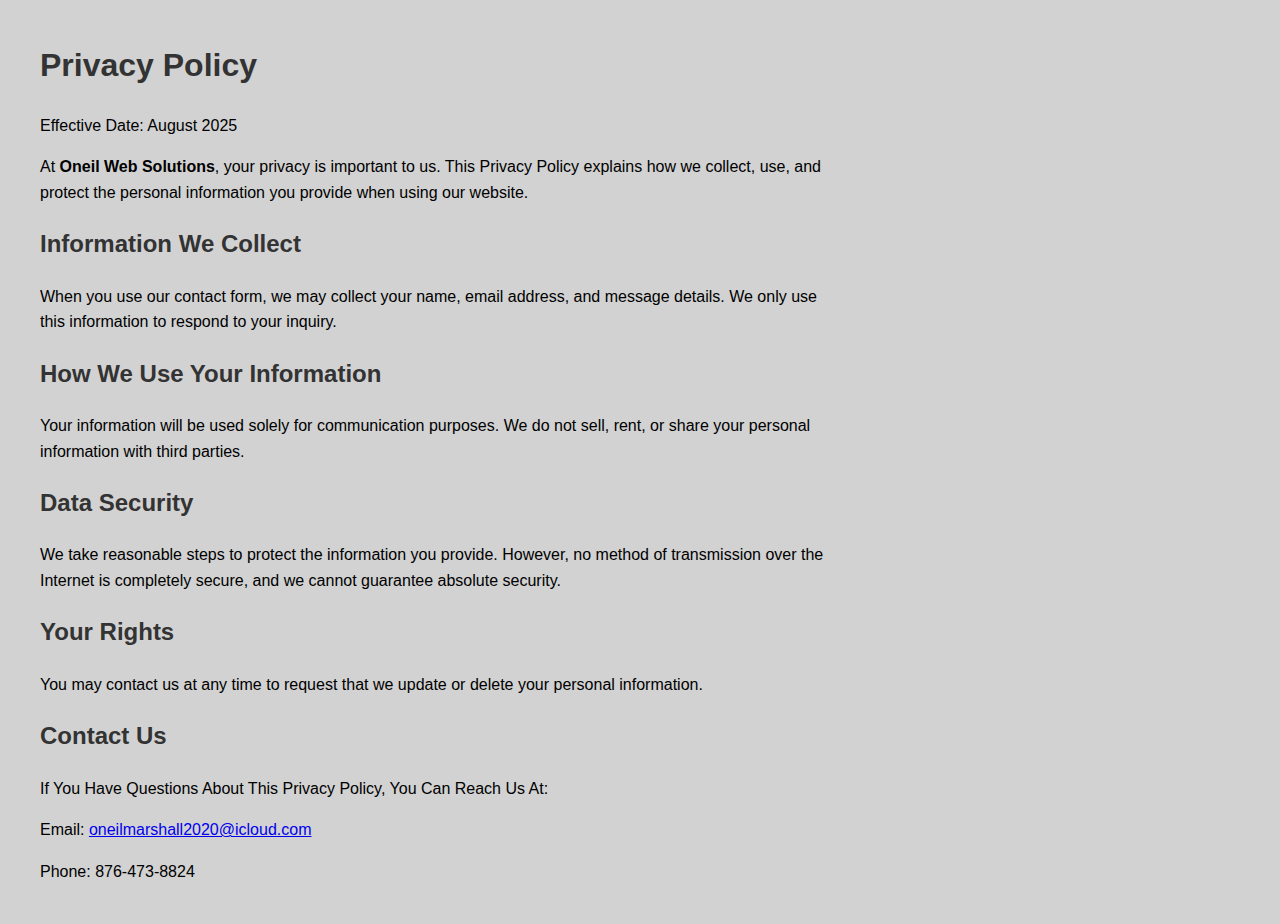
<file: privacy-policy.html>
<!DOCTYPE html>
<html lang="en">
<head>
  <meta charset="UTF-8">
  <meta name="viewport" content="width=device-width, initial-scale=1.0">
  <title>Privacy Policy - Oneil Web Solutions</title>
  <style>
    body { background-color: #d2d2d2; font-family: Arial, sans-serif; line-height: 1.6; margin: 40px; max-width: 800px; }
    h1, h2 { color: #333; }
  </style>
</head>

<body>
  <h1>Privacy Policy</h1>
  <p>Effective Date: August 2025</p>

  <p>At <strong>Oneil Web Solutions</strong>, your privacy is important to us. This Privacy Policy explains how we collect, use, and protect the personal information you provide when using our website.</p>

  <h2>Information We Collect</h2>
  <p>When you use our contact form, we may collect your name, email address, and message details. We only use this information to respond to your inquiry.</p>

  <h2>How We Use Your Information</h2>
  <p>Your information will be used solely for communication purposes. We do not sell, rent, or share your personal information with third parties.</p>

  <h2>Data Security</h2>
  <p>We take reasonable steps to protect the information you provide. However, no method of transmission over the Internet is completely secure, and we cannot guarantee absolute security.</p>

  <h2>Your Rights</h2>
  <p>You may contact us at any time to request that we update or delete your personal information.</p>

  <h2>Contact Us</h2>
  <p>If You Have Questions About This Privacy Policy, You Can Reach Us At:</p>
  <p>Email: <a href="mailto:oneilmarshall2020@icloud.com">oneilmarshall2020@icloud.com</a></p>
  <p>Phone: 876-473-8824</p>
</body>
</html>
</file>
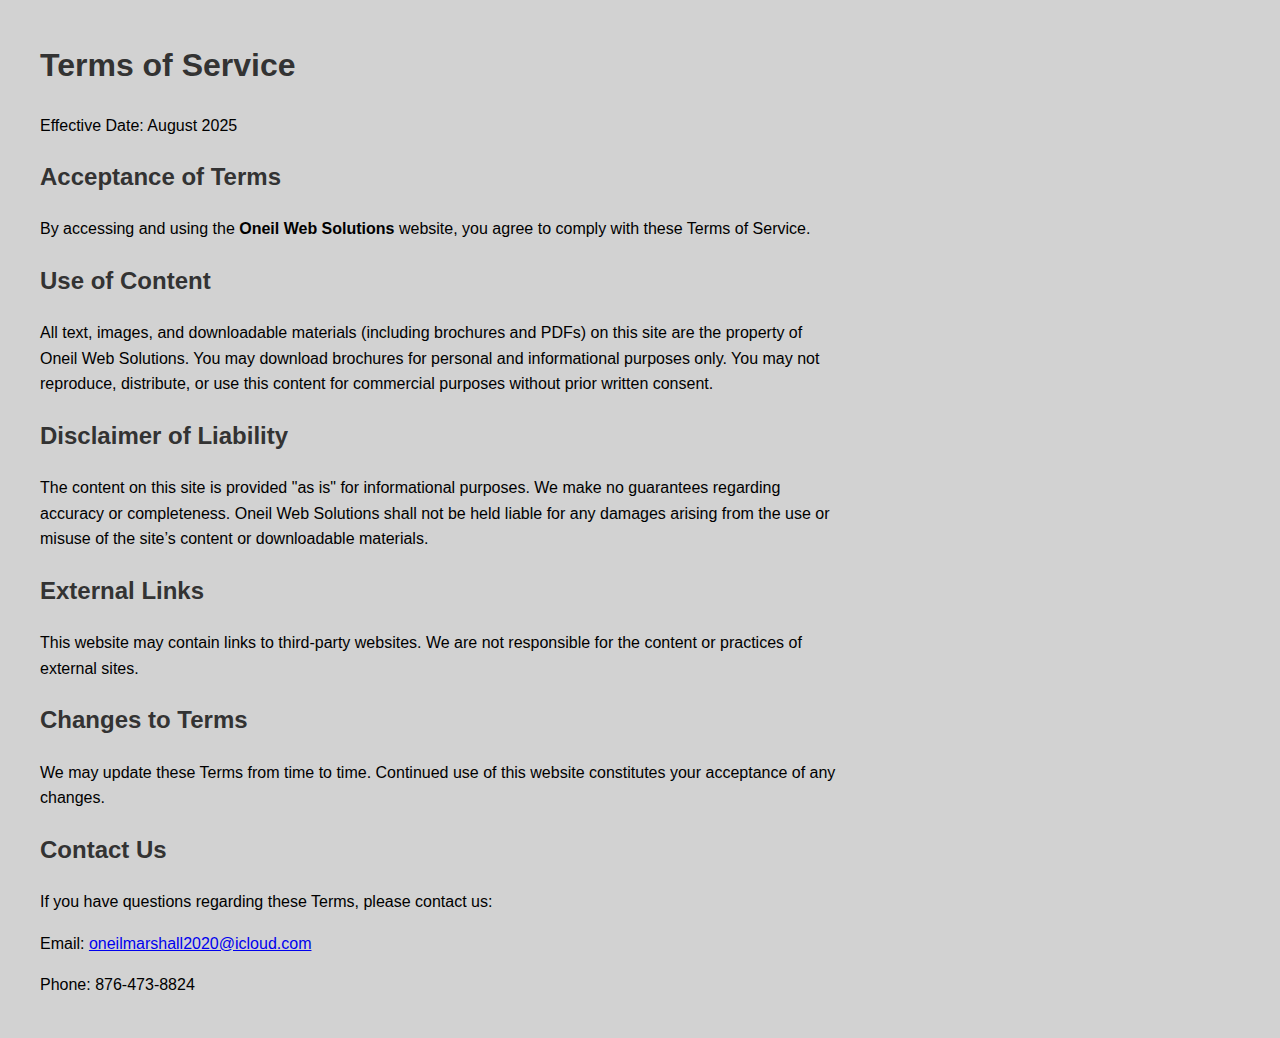
<file: terms-of-service.html>
<!DOCTYPE html>
<html lang="en">
<head>
  <meta charset="UTF-8">
  <meta name="viewport" content="width=device-width, initial-scale=1.0">
  <title>Terms of Service - Oneil Web Solutions</title>
  <style>
    body { background-color: #d2d2d2; font-family: Arial, sans-serif; line-height: 1.6; margin: 40px; max-width: 800px; }
    h1, h2 { color: #333; } 
  </style>
</head>
<body>
  <h1>Terms of Service</h1>
  <p>Effective Date: August 2025</p>

  <h2>Acceptance of Terms</h2>
  <p>By accessing and using the <strong>Oneil Web Solutions</strong> website, you agree to comply with these Terms of Service.</p>

  <h2>Use of Content</h2>
  <p>All text, images, and downloadable materials (including brochures and PDFs) on this site are the property of Oneil Web Solutions. You may download brochures for personal and informational purposes only. You may not reproduce, distribute, or use this content for commercial purposes without prior written consent.</p>

  <h2>Disclaimer of Liability</h2>
  <p>The content on this site is provided "as is" for informational purposes. We make no guarantees regarding accuracy or completeness. Oneil Web Solutions shall not be held liable for any damages arising from the use or misuse of the site’s content or downloadable materials.</p>

  <h2>External Links</h2>
  <p>This website may contain links to third-party websites. We are not responsible for the content or practices of external sites.</p>

  <h2>Changes to Terms</h2>
  <p>We may update these Terms from time to time. Continued use of this website constitutes your acceptance of any changes.</p>

  <h2>Contact Us</h2>
  <p>If you have questions regarding these Terms, please contact us:</p>
  <p>Email: <a href="mailto:oneilmarshall2020@icloud.com">oneilmarshall2020@icloud.com</a></p>
  <p>Phone: 876-473-8824</p>
</body>
</html>
</file>
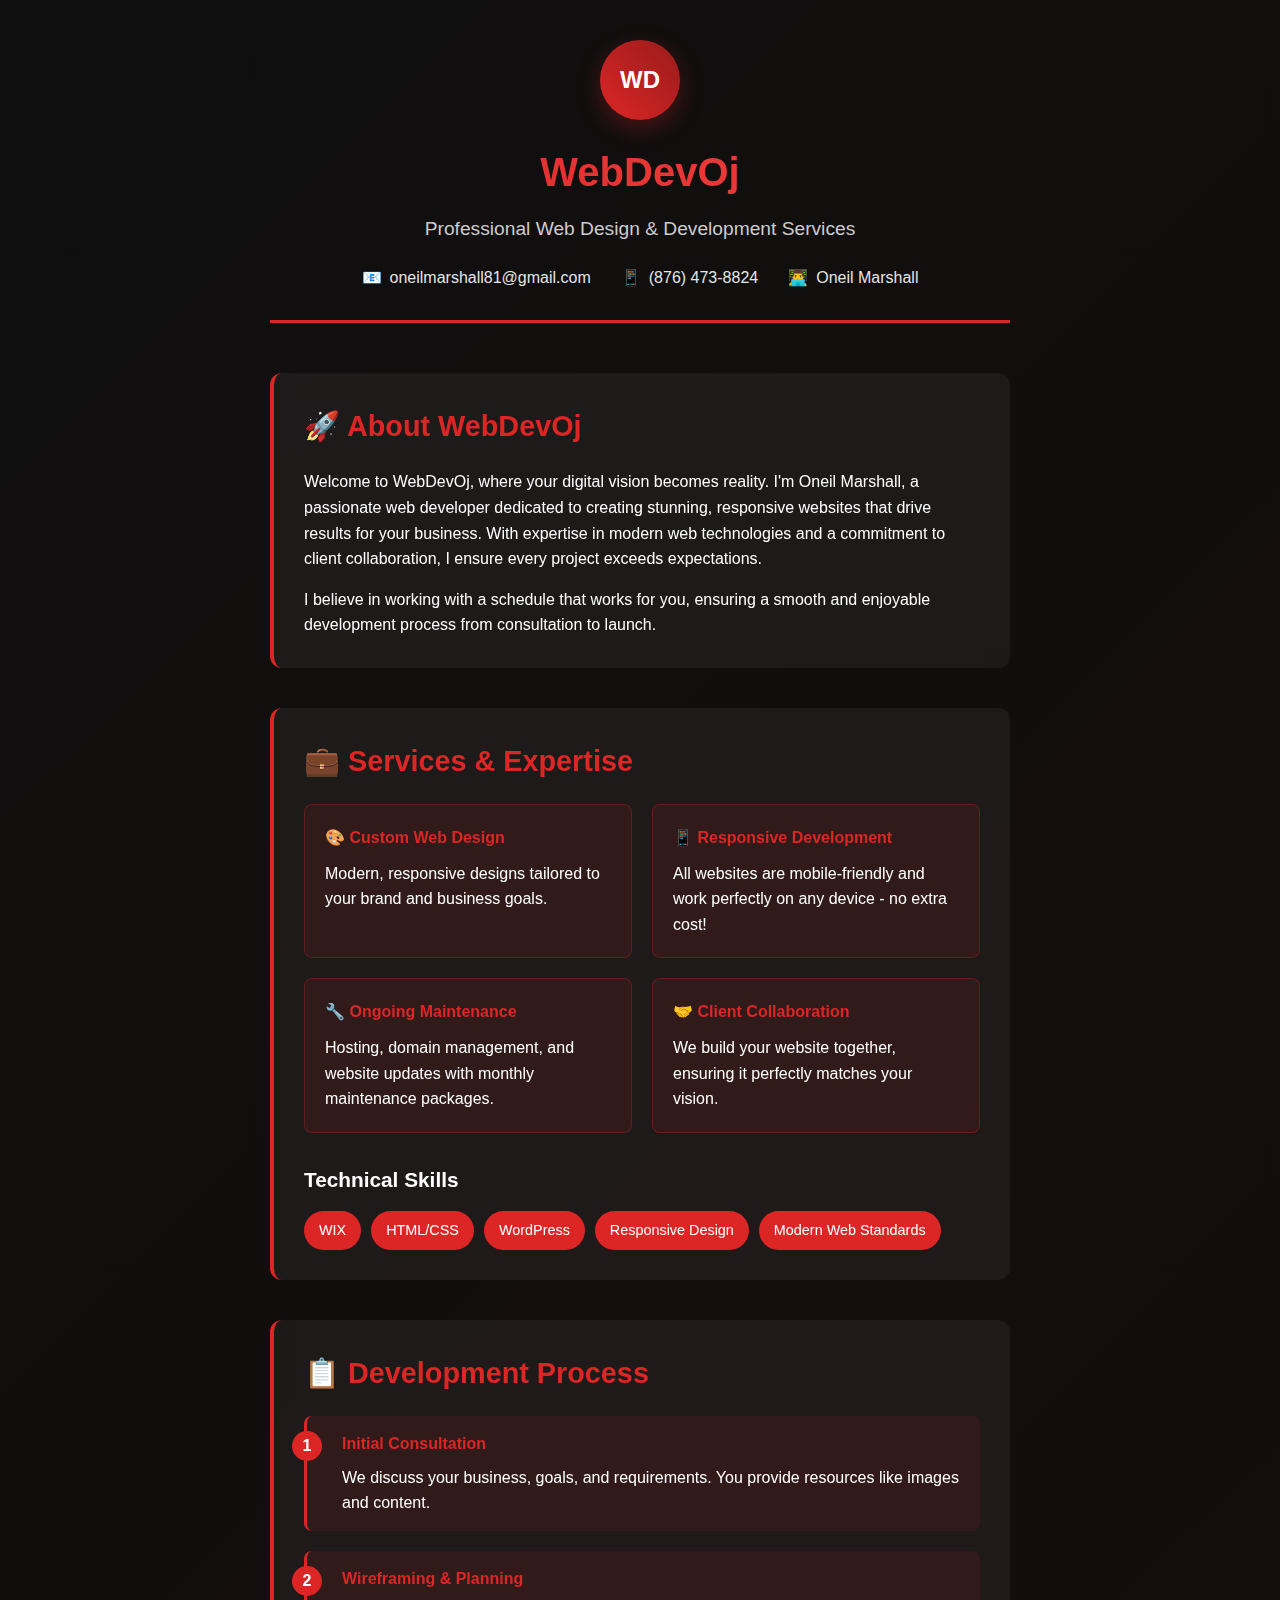
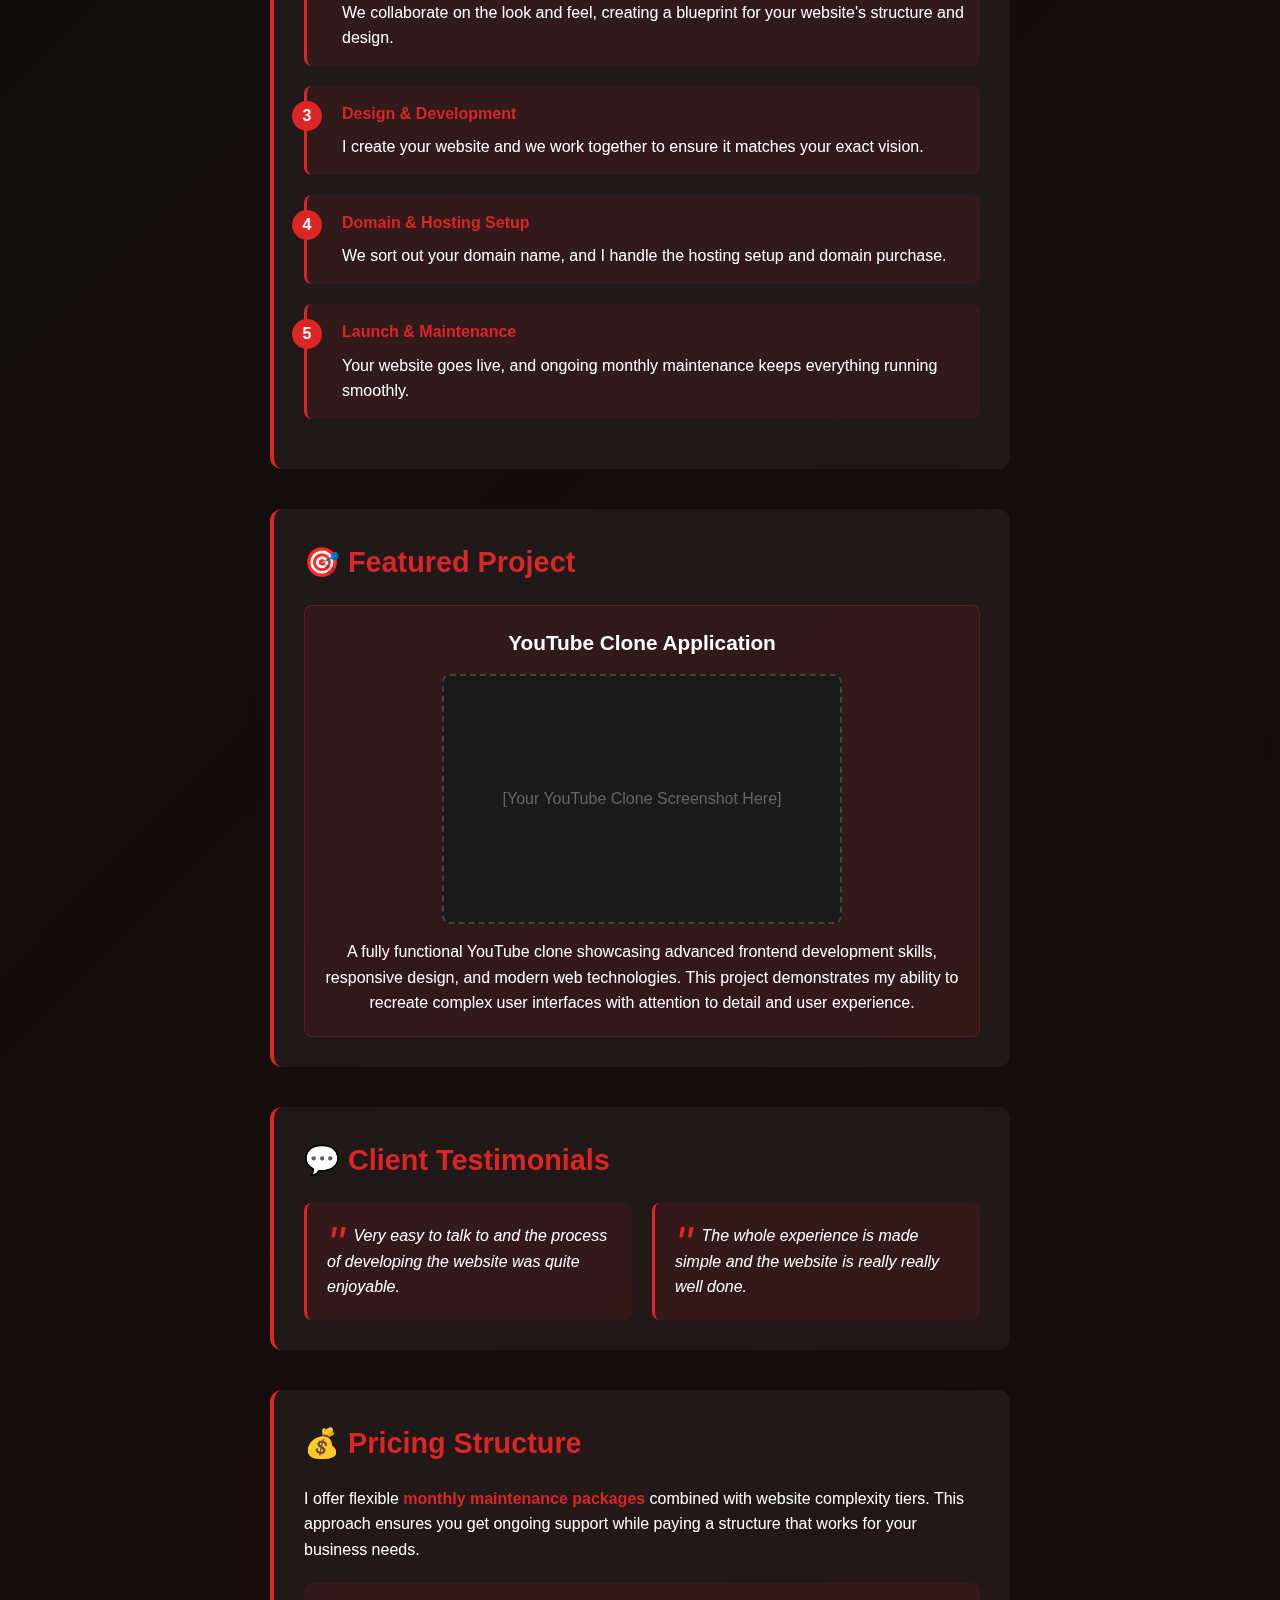
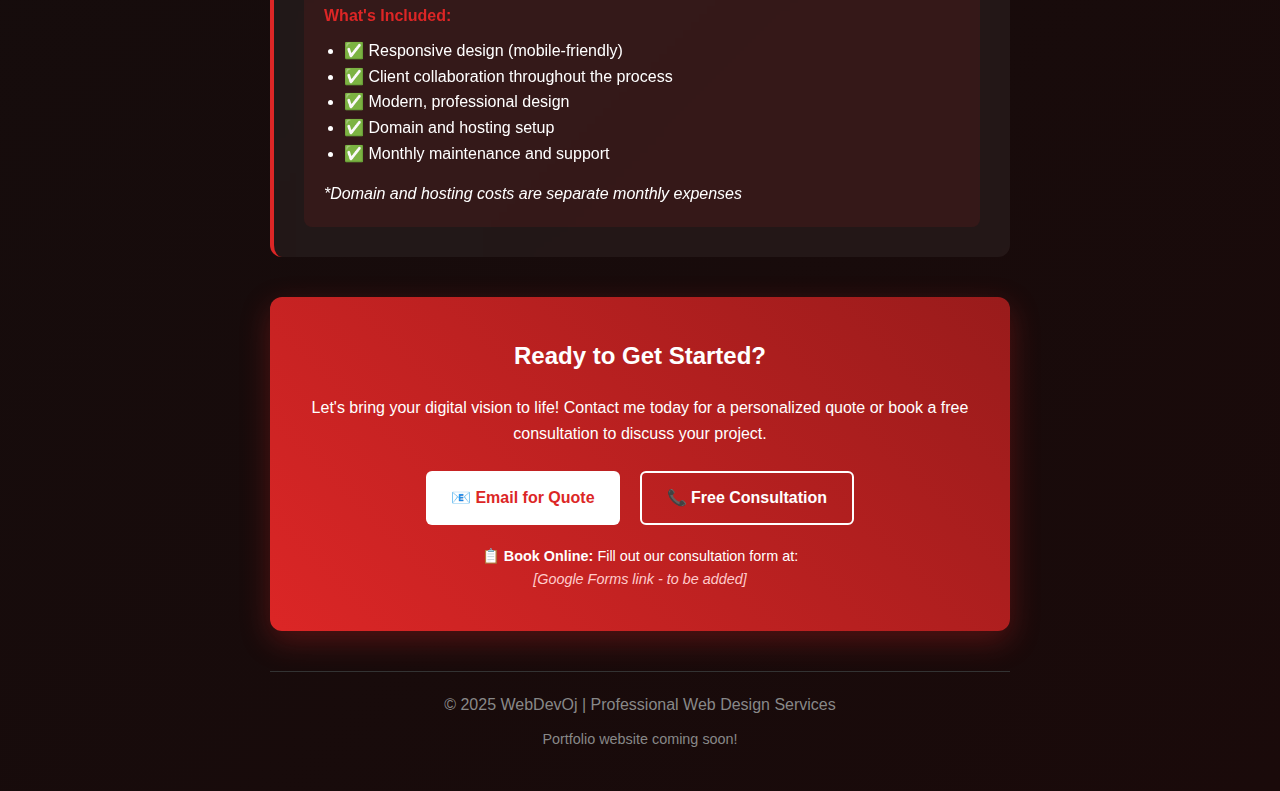
<file: Brochure/webdevoj_proposal.html>
<!DOCTYPE html>
<html lang="en">
<head>
    <meta charset="UTF-8">
    <meta name="viewport" content="width=device-width, initial-scale=1.0">
    <title>WebDevOj - Professional Web Design Services</title>
    <style>
        * {
            margin: 0;
            padding: 0;
            box-sizing: border-box;
        }

        body {
            font-family: 'Segoe UI', Tahoma, Geneva, Verdana, sans-serif;
            background: linear-gradient(135deg, #0f0f0f 0%, #1a0a0a 100%);
            color: #ffffff;
            line-height: 1.6;
        }

        .container {
            max-width: 800px;
            margin: 0 auto;
            padding: 40px 30px;
        }

        .header {
            text-align: center;
            margin-bottom: 50px;
            border-bottom: 3px solid #dc2626;
            padding-bottom: 30px;
        }

        .logo-placeholder {
            width: 80px;
            height: 80px;
            background: linear-gradient(45deg, #dc2626, #991b1b);
            border-radius: 50%;
            margin: 0 auto 20px auto;
            display: flex;
            align-items: center;
            justify-content: center;
            font-size: 24px;
            font-weight: bold;
            color: white;
            box-shadow: 0 8px 25px rgba(220, 38, 38, 0.3);
        }

        .business-name {
            font-size: 2.5em;
            font-weight: 700;
            margin-bottom: 10px;
            background: linear-gradient(45deg, #dc2626, #ef4444);
            -webkit-background-clip: text;
            -webkit-text-fill-color: transparent;
            background-clip: text;
        }

        .tagline {
            font-size: 1.2em;
            color: #cccccc;
            margin-bottom: 20px;
        }

        .contact-info {
            display: flex;
            justify-content: center;
            gap: 30px;
            margin-top: 20px;
            flex-wrap: wrap;
        }

        .contact-item {
            display: flex;
            align-items: center;
            gap: 8px;
            color: #e5e5e5;
        }

        .section {
            margin-bottom: 40px;
            background: rgba(255, 255, 255, 0.05);
            padding: 30px;
            border-radius: 12px;
            border-left: 4px solid #dc2626;
            backdrop-filter: blur(10px);
        }

        .section h2 {
            font-size: 1.8em;
            margin-bottom: 20px;
            color: #dc2626;
            display: flex;
            align-items: center;
            gap: 10px;
        }

        .section h3 {
            font-size: 1.3em;
            margin-bottom: 15px;
            color: #ffffff;
        }

        .services-grid {
            display: grid;
            grid-template-columns: repeat(auto-fit, minmax(250px, 1fr));
            gap: 20px;
            margin-top: 20px;
        }

        .service-card {
            background: rgba(220, 38, 38, 0.1);
            padding: 20px;
            border-radius: 8px;
            border: 1px solid rgba(220, 38, 38, 0.3);
        }

        .service-card h4 {
            color: #dc2626;
            margin-bottom: 10px;
        }

        .process-steps {
            counter-reset: step-counter;
        }

        .process-step {
            counter-increment: step-counter;
            margin-bottom: 20px;
            padding: 15px;
            background: rgba(220, 38, 38, 0.1);
            border-radius: 8px;
            border-left: 3px solid #dc2626;
            position: relative;
        }

        .process-step::before {
            content: counter(step-counter);
            position: absolute;
            left: -15px;
            top: 15px;
            background: #dc2626;
            color: white;
            width: 30px;
            height: 30px;
            border-radius: 50%;
            display: flex;
            align-items: center;
            justify-content: center;
            font-weight: bold;
        }

        .process-step h4 {
            color: #dc2626;
            margin-bottom: 8px;
            margin-left: 20px;
        }

        .process-step p {
            margin-left: 20px;
        }

        .project-showcase {
            background: rgba(220, 38, 38, 0.1);
            padding: 20px;
            border-radius: 8px;
            text-align: center;
            border: 1px solid rgba(220, 38, 38, 0.3);
        }

        .project-image {
            width: 100%;
            max-width: 400px;
            height: 250px;
            background: #1a1a1a;
            border-radius: 8px;
            margin: 15px auto;
            display: flex;
            align-items: center;
            justify-content: center;
            color: #666;
            border: 2px dashed #444;
        }

        .testimonials {
            display: grid;
            grid-template-columns: repeat(auto-fit, minmax(300px, 1fr));
            gap: 20px;
        }

        .testimonial {
            background: rgba(220, 38, 38, 0.1);
            padding: 20px;
            border-radius: 8px;
            border-left: 3px solid #dc2626;
            font-style: italic;
        }

        .testimonial::before {
            content: '"';
            font-size: 3em;
            color: #dc2626;
            line-height: 0.1em;
            margin-right: 5px;
            vertical-align: -0.4em;
        }

        .cta-section {
            text-align: center;
            background: linear-gradient(45deg, #dc2626, #991b1b);
            padding: 40px;
            border-radius: 12px;
            color: white;
            box-shadow: 0 10px 30px rgba(220, 38, 38, 0.3);
        }

        .cta-section h2 {
            color: white;
            margin-bottom: 20px;
        }

        .cta-buttons {
            display: flex;
            justify-content: center;
            gap: 20px;
            margin-top: 25px;
            flex-wrap: wrap;
        }

        .btn {
            padding: 12px 25px;
            border-radius: 6px;
            text-decoration: none;
            font-weight: bold;
            transition: all 0.3s ease;
            display: inline-flex;
            align-items: center;
            gap: 8px;
        }

        .btn-primary {
            background: white;
            color: #dc2626;
        }

        .btn-secondary {
            background: transparent;
            color: white;
            border: 2px solid white;
        }

        .btn:hover {
            transform: translateY(-2px);
            box-shadow: 0 5px 15px rgba(0,0,0,0.3);
        }

        .skills-list {
            display: flex;
            flex-wrap: wrap;
            gap: 10px;
            margin-top: 15px;
        }

        .skill-tag {
            background: #dc2626;
            color: white;
            padding: 8px 15px;
            border-radius: 20px;
            font-size: 0.9em;
            font-weight: 500;
        }

        .highlight {
            color: #dc2626;
            font-weight: bold;
        }

        @media print {
            body {
                background: white;
                color: black;
            }
            
            .container {
                max-width: none;
                margin: 0;
                padding: 20px;
            }
            
            .section {
                background: #f8f8f8;
                border: 1px solid #ddd;
            }
            
            .cta-section {
                background: #333;
            }
        }

        @media (max-width: 768px) {
            .contact-info {
                flex-direction: column;
                align-items: center;
                gap: 15px;
            }
            
            .cta-buttons {
                flex-direction: column;
                align-items: center;
            }
            
            .business-name {
                font-size: 2em;
            }
        }
    </style>
</head>
<body>
    <div class="container">
        <header class="header">
            <div class="logo-placeholder">WD</div>
            <h1 class="business-name">WebDevOj</h1>
            <p class="tagline">Professional Web Design & Development Services</p>
            <div class="contact-info">
                <div class="contact-item">
                    <span>📧</span>
                    <span>oneilmarshall81@gmail.com</span>
                </div>
                <div class="contact-item">
                    <span>📱</span>
                    <span>(876) 473-8824</span>
                </div>
                <div class="contact-item">
                    <span>👨‍💻</span>
                    <span>Oneil Marshall</span>
                </div>
            </div>
        </header>

        <section class="section">
            <h2>🚀 About WebDevOj</h2>
            <p>Welcome to WebDevOj, where your digital vision becomes reality. I'm Oneil Marshall, a passionate web developer dedicated to creating stunning, responsive websites that drive results for your business. With expertise in modern web technologies and a commitment to client collaboration, I ensure every project exceeds expectations.</p>
            
            <p style="margin-top: 15px;">I believe in working with a schedule that works for you, ensuring a smooth and enjoyable development process from consultation to launch.</p>
        </section>

        <section class="section">
            <h2>💼 Services & Expertise</h2>
            <div class="services-grid">
                <div class="service-card">
                    <h4>🎨 Custom Web Design</h4>
                    <p>Modern, responsive designs tailored to your brand and business goals.</p>
                </div>
                <div class="service-card">
                    <h4>📱 Responsive Development</h4>
                    <p>All websites are mobile-friendly and work perfectly on any device - no extra cost!</p>
                </div>
                <div class="service-card">
                    <h4>🔧 Ongoing Maintenance</h4>
                    <p>Hosting, domain management, and website updates with monthly maintenance packages.</p>
                </div>
                <div class="service-card">
                    <h4>🤝 Client Collaboration</h4>
                    <p>We build your website together, ensuring it perfectly matches your vision.</p>
                </div>
            </div>

            <h3 style="margin-top: 30px;">Technical Skills</h3>
            <div class="skills-list">
                <span class="skill-tag">WIX</span>
                <span class="skill-tag">HTML/CSS</span>
                <span class="skill-tag">WordPress</span>
                <span class="skill-tag">Responsive Design</span>
                <span class="skill-tag">Modern Web Standards</span>
            </div>
        </section>

        <section class="section">
            <h2>📋 Development Process</h2>
            <div class="process-steps">
                <div class="process-step">
                    <h4>Initial Consultation</h4>
                    <p>We discuss your business, goals, and requirements. You provide resources like images and content.</p>
                </div>
                <div class="process-step">
                    <h4>Wireframing & Planning</h4>
                    <p>We collaborate on the look and feel, creating a blueprint for your website's structure and design.</p>
                </div>
                <div class="process-step">
                    <h4>Design & Development</h4>
                    <p>I create your website and we work together to ensure it matches your exact vision.</p>
                </div>
                <div class="process-step">
                    <h4>Domain & Hosting Setup</h4>
                    <p>We sort out your domain name, and I handle the hosting setup and domain purchase.</p>
                </div>
                <div class="process-step">
                    <h4>Launch & Maintenance</h4>
                    <p>Your website goes live, and ongoing monthly maintenance keeps everything running smoothly.</p>
                </div>
            </div>
        </section>

        <section class="section">
            <h2>🎯 Featured Project</h2>
            <div class="project-showcase">
                <h3>YouTube Clone Application</h3>
                <div class="project-image">
                    [Your YouTube Clone Screenshot Here]
                </div>
                <p>A fully functional YouTube clone showcasing advanced frontend development skills, responsive design, and modern web technologies. This project demonstrates my ability to recreate complex user interfaces with attention to detail and user experience.</p>
            </div>
        </section>

        <section class="section">
            <h2>💬 Client Testimonials</h2>
            <div class="testimonials">
                <div class="testimonial">
                    Very easy to talk to and the process of developing the website was quite enjoyable.
                </div>
                <div class="testimonial">
                    The whole experience is made simple and the website is really really well done.
                </div>
            </div>
        </section>

        <section class="section">
            <h2>💰 Pricing Structure</h2>
            <p>I offer flexible <span class="highlight">monthly maintenance packages</span> combined with website complexity tiers. This approach ensures you get ongoing support while paying a structure that works for your business needs.</p>
            
            <div style="margin-top: 20px; padding: 20px; background: rgba(220, 38, 38, 0.1); border-radius: 8px;">
                <h4 style="color: #dc2626; margin-bottom: 10px;">What's Included:</h4>
                <ul style="margin-left: 20px;">
                    <li>✅ Responsive design (mobile-friendly)</li>
                    <li>✅ Client collaboration throughout the process</li>
                    <li>✅ Modern, professional design</li>
                    <li>✅ Domain and hosting setup</li>
                    <li>✅ Monthly maintenance and support</li>
                </ul>
                <p style="margin-top: 15px; font-style: italic;">*Domain and hosting costs are separate monthly expenses</p>
            </div>
        </section>

        <section class="cta-section">
            <h2>Ready to Get Started?</h2>
            <p>Let's bring your digital vision to life! Contact me today for a personalized quote or book a free consultation to discuss your project.</p>
            
            <div class="cta-buttons">
                <a href="mailto:oneilmarshall81@gmail.com?subject=Web Design Inquiry" class="btn btn-primary">
                    📧 Email for Quote
                </a>
                <a href="tel:8764738824" class="btn btn-secondary">
                    📞 Free Consultation
                </a>
            </div>
            
            <p style="margin-top: 20px; font-size: 0.9em;">
                📋 <strong>Book Online:</strong> Fill out our consultation form at: 
                <br><em style="color: #ffcccc;">[Google Forms link - to be added]</em>
            </p>
        </section>

        <footer style="text-align: center; margin-top: 40px; padding-top: 20px; border-top: 1px solid #333; color: #888;">
            <p>© 2025 WebDevOj | Professional Web Design Services</p>
            <p style="margin-top: 10px; font-size: 0.9em;">Portfolio website coming soon!</p>
        </footer>
    </div>
</body>
</html>
</file>
